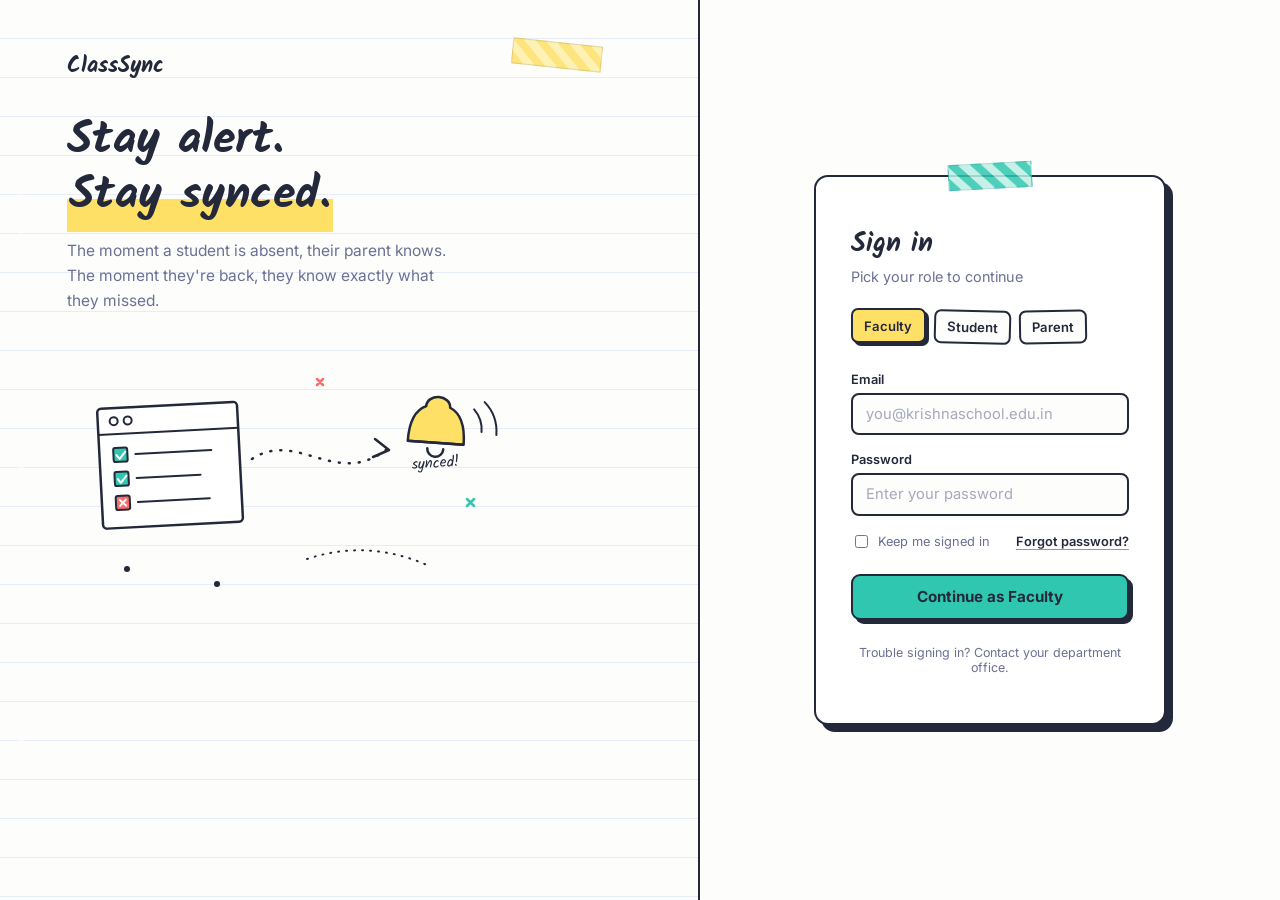
<file: ClassSync/index.html>
<!DOCTYPE html>
<html lang="en">
<head>
<meta charset="UTF-8">
<meta name="viewport" content="width=device-width, initial-scale=1.0">
<title>ClassSync — Login</title>
<link rel="preconnect" href="https://fonts.googleapis.com">
<link href="https://fonts.googleapis.com/css2?family=Kalam:wght@400;700&family=Inter:wght@400;500;600;700&display=swap" rel="stylesheet">
<link rel="stylesheet" href="css/style.css">
</head>
<body>

<div class="screen">

  <!-- LEFT: notebook panel -->
  <section class="notebook-panel">
    <div class="spiral" aria-hidden="true"></div>

    <div class="page-content">
      <div class="brand-mark">ClassSync</div>

      <div class="washi washi-1" aria-hidden="true"></div>

      <h1 class="headline">
        Stay alert.<br>
        <span class="highlight">Stay synced.</span>
      </h1>
      <p class="sub-copy">The moment a student is absent, their parent knows. The moment they're back, they know exactly what they missed.</p>

      <!-- signature: hand-drawn doodle illustration -->
      <svg class="doodle" viewBox="0 0 480 300" xmlns="http://www.w3.org/2000/svg" aria-hidden="true">

        <!-- notebook/checklist card -->
        <g transform="translate(30,70) rotate(-3)">
          <rect x="0" y="0" width="140" height="120" rx="4" fill="#FFFFFF" stroke="#23283B" stroke-width="2.5"/>
          <line x1="0" y1="26" x2="140" y2="26" stroke="#23283B" stroke-width="2"/>
          <circle cx="16" cy="13" r="4" fill="none" stroke="#23283B" stroke-width="2"/>
          <circle cx="30" cy="13" r="4" fill="none" stroke="#23283B" stroke-width="2"/>

          <rect x="14" y="40" width="14" height="14" rx="2" fill="#2FC7B0" stroke="#23283B" stroke-width="2"/>
          <path d="M 17 47 l 3 4 l 6 -7" stroke="#FFFFFF" stroke-width="2" fill="none" stroke-linecap="round" stroke-linejoin="round"/>
          <line x1="36" y1="47" x2="112" y2="47" stroke="#23283B" stroke-width="2" stroke-linecap="round"/>

          <rect x="14" y="64" width="14" height="14" rx="2" fill="#2FC7B0" stroke="#23283B" stroke-width="2"/>
          <path d="M 17 71 l 3 4 l 6 -7" stroke="#FFFFFF" stroke-width="2" fill="none" stroke-linecap="round" stroke-linejoin="round"/>
          <line x1="36" y1="71" x2="100" y2="71" stroke="#23283B" stroke-width="2" stroke-linecap="round"/>

          <rect x="14" y="88" width="14" height="14" rx="2" fill="#FF6B6B" stroke="#23283B" stroke-width="2"/>
          <line x1="18" y1="92" x2="24" y2="98" stroke="#FFFFFF" stroke-width="2" stroke-linecap="round"/>
          <line x1="24" y1="92" x2="18" y2="98" stroke="#FFFFFF" stroke-width="2" stroke-linecap="round"/>
          <line x1="36" y1="95" x2="108" y2="95" stroke="#23283B" stroke-width="2" stroke-linecap="round"/>
        </g>

        <!-- dashed hand-drawn arrow -->
        <path d="M 185 120 C 230 90, 270 150, 320 110" fill="none" stroke="#23283B" stroke-width="2.5" stroke-dasharray="1 9" stroke-linecap="round"/>
        <path d="M 308 100 L 322 111 L 306 118" fill="none" stroke="#23283B" stroke-width="2.5" stroke-linecap="round" stroke-linejoin="round"/>

        <!-- bell (parent alert) -->
        <g transform="translate(330,55) rotate(4)">
          <path d="M 30 10 C 30 4 36 0 42 0 C 48 0 54 4 54 10 C 68 16 70 34 70 46 L 14 46 C 14 34 16 16 30 10 Z"
                fill="#FFE066" stroke="#23283B" stroke-width="2.5" stroke-linejoin="round"/>
          <line x1="14" y1="46" x2="70" y2="46" stroke="#23283B" stroke-width="2.5"/>
          <path d="M 34 52 a 8 8 0 0 0 16 0" fill="none" stroke="#23283B" stroke-width="2.5" stroke-linecap="round"/>
          <path d="M 78 10 C 84 16 87 24 87 32" fill="none" stroke="#23283B" stroke-width="2" stroke-linecap="round"/>
          <path d="M 88 2 C 97 10 102 22 102 34" fill="none" stroke="#23283B" stroke-width="2" stroke-linecap="round"/>
        </g>

        <!-- scattered doodle marks -->
        <path d="M 250 40 l 6 6 m 0 -6 l -6 6" stroke="#FF6B6B" stroke-width="2.5" stroke-linecap="round"/>
        <path d="M 400 160 l 7 7 m 0 -7 l -7 7" stroke="#2FC7B0" stroke-width="2.5" stroke-linecap="round"/>
        <circle cx="60" cy="230" r="3" fill="#23283B"/>
        <circle cx="150" cy="245" r="3" fill="#23283B"/>
        <path d="M 240 220 q 60 -20 120 6" fill="none" stroke="#23283B" stroke-width="2" stroke-dasharray="1 7" stroke-linecap="round"/>

        <!-- handwritten label -->
        <text x="345" y="130" font-family="Kalam, cursive" font-size="15" fill="#23283B" transform="rotate(-4 345 130)">synced!</text>
      </svg>
    </div>
  </section>

  <!-- RIGHT: login panel -->
  <section class="login-panel">
    <div class="login-card">
      <div class="washi washi-2" aria-hidden="true"></div>

      <div class="login-head">
        <h2>Sign in</h2>
        <p>Pick your role to continue</p>
      </div>

      <div class="role-tabs" role="tablist" aria-label="Select role">
        <button type="button" class="role-tab tab-faculty is-active" role="tab" aria-selected="true" data-role="faculty">Faculty</button>
        <button type="button" class="role-tab tab-student" role="tab" aria-selected="false" data-role="student">Student</button>
        <button type="button" class="role-tab tab-parent" role="tab" aria-selected="false" data-role="parent">Parent</button>
      </div>

      <form id="loginForm" novalidate>
        <div class="field">
          <label for="email">Email</label>
          <input type="email" id="email" name="email" placeholder="you@krishnaschool.edu.in" required autocomplete="username">
        </div>

        <div class="field">
          <label for="password">Password</label>
          <input type="password" id="password" name="password" placeholder="Enter your password" required autocomplete="current-password">
        </div>

        <div class="field-row">
          <label class="remember">
            <input type="checkbox" id="remember" name="remember">
            <span>Keep me signed in</span>
          </label>
          <a href="#" class="forgot-link">Forgot password?</a>
        </div>

        <p class="form-error" id="formError" hidden>Enter both email and password to continue.</p>

        <button type="submit" class="submit-btn">
          Continue as <span id="roleLabel">Faculty</span>
        </button>
      </form>

      <p class="login-footnote">Trouble signing in? Contact your department office.</p>
    </div>
  </section>

</div>

<script src="js/script.js"></script>
</body>
</html>
</file>
<file: ClassSync/css/style.css>
:root {
  --paper: #FDFDFB;
  --grid-line: #E7ECF9;
  --ink: #23283B;
  --yellow: #FFE066;
  --coral: #FF6B6B;
  --mint: #2FC7B0;
  --muted: #6B7094;
  --card: #FFFFFF;

  --font-display: 'Kalam', cursive;
  --font-body: 'Inter', sans-serif;
}

* { box-sizing: border-box; }

html, body {
  margin: 0;
  padding: 0;
  min-height: 100vh;
  font-family: var(--font-body);
  background: var(--paper);
  color: var(--ink);
}

@media (prefers-reduced-motion: reduce) {
  * { animation: none !important; transition: none !important; }
}

.screen {
  display: flex;
  min-height: 100vh;
}

/* ---------- NOTEBOOK PANEL ---------- */

.notebook-panel {
  position: relative;
  flex: 1.15;
  padding: 3rem 3.5rem 2.4rem 4.2rem;
  background:
    repeating-linear-gradient(var(--paper) 0 38px, var(--grid-line) 38px 39px),
    var(--paper);
  border-right: 2px solid var(--ink);
  display: flex;
  flex-direction: column;
}

.spiral {
  position: absolute;
  left: 14px;
  top: 0;
  bottom: 0;
  width: 14px;
  background-image: radial-gradient(circle, var(--paper) 3px, transparent 3.5px),
                     radial-gradient(circle, var(--ink) 1.6px, transparent 2px);
  background-size: 100% 34px;
  background-position: 0 10px;
  opacity: 0.55;
}

.page-content {
  position: relative;
  flex: 1;
}

.brand-mark {
  font-family: var(--font-display);
  font-weight: 700;
  font-size: 1.4rem;
  color: var(--ink);
}

.washi {
  position: absolute;
  height: 26px;
  background: repeating-linear-gradient(45deg, var(--yellow) 0 8px, #FFF0A8 8px 16px);
  opacity: 0.85;
  border: 1px solid rgba(35,40,59,0.15);
}

.washi-1 {
  width: 90px;
  top: -6px;
  right: 40px;
  transform: rotate(6deg);
}

.washi-2 {
  width: 76px;
  top: -12px;
  left: 28px;
  transform: rotate(-5deg);
  background: repeating-linear-gradient(45deg, var(--mint) 0 8px, #BDEFE6 8px 16px);
}

.headline {
  font-family: var(--font-display);
  font-weight: 700;
  font-size: clamp(2.1rem, 3.6vw, 2.9rem);
  line-height: 1.2;
  margin: 1.8rem 0 1rem 0;
  color: var(--ink);
}

.headline .highlight {
  background: linear-gradient(180deg, transparent 55%, var(--yellow) 55%);
  padding: 0 2px;
}

.sub-copy {
  font-size: 0.97rem;
  line-height: 1.6;
  color: var(--muted);
  max-width: 24rem;
  margin: 0 0 1.6rem 0;
}

.doodle {
  width: 100%;
  max-width: 30rem;
  display: block;
}

.footnote {
  position: relative;
  font-size: 0.78rem;
  color: var(--muted);
  margin: 1.5rem 0 0 0;
}

/* ---------- LOGIN PANEL ---------- */

.login-panel {
  flex: 1;
  display: flex;
  align-items: center;
  justify-content: center;
  padding: 2.5rem;
  background: var(--paper);
}

.login-card {
  position: relative;
  width: 100%;
  max-width: 22rem;
  background: var(--card);
  border: 2.5px solid var(--ink);
  border-radius: 14px;
  padding: 2.4rem 2.2rem 2.2rem;
  box-shadow: 7px 7px 0 var(--ink);
}

.login-card .washi {
  top: -14px;
  left: 50%;
  transform: translateX(-50%) rotate(-3deg);
  width: 84px;
}

.login-head h2 {
  font-family: var(--font-display);
  font-weight: 700;
  font-size: 1.7rem;
  margin: 0.4rem 0 0.2rem 0;
  color: var(--ink);
}

.login-head p {
  margin: 0 0 1.6rem 0;
  color: var(--muted);
  font-size: 0.9rem;
}

/* role tabs — sticky-note style */
.role-tabs {
  display: flex;
  gap: 0.5rem;
  margin-bottom: 1.7rem;
}

.role-tab {
  font-family: var(--font-body);
  font-size: 0.82rem;
  font-weight: 600;
  color: var(--ink);
  background: var(--paper);
  border: 2px solid var(--ink);
  border-radius: 7px;
  padding: 0.45rem 0.7rem;
  cursor: pointer;
  transition: transform 0.12s ease, box-shadow 0.12s ease;
}

.tab-faculty { transform: rotate(-2deg); }
.tab-student { transform: rotate(1.5deg); }
.tab-parent  { transform: rotate(-1deg); }

.role-tab:hover { transform: translateY(-2px) rotate(0deg); }

.role-tab.is-active {
  background: var(--yellow);
  box-shadow: 3px 3px 0 var(--ink);
  transform: translateY(-2px) rotate(0deg);
}

.role-tab:focus-visible,
.submit-btn:focus-visible,
input:focus-visible,
.forgot-link:focus-visible {
  outline: 2px solid var(--mint);
  outline-offset: 2px;
}

/* form fields */
.field {
  margin-bottom: 1.05rem;
}

.field label {
  display: block;
  font-size: 0.8rem;
  font-weight: 600;
  color: var(--ink);
  margin-bottom: 0.35rem;
}

.field input {
  width: 100%;
  background: var(--paper);
  border: 2px solid var(--ink);
  border-radius: 8px;
  padding: 0.65rem 0.8rem;
  font-family: var(--font-body);
  font-size: 0.92rem;
  color: var(--ink);
}

.field input::placeholder { color: #A6A9BE; }

.field input:focus {
  background: #FFFDF3;
}

.field-row {
  display: flex;
  align-items: center;
  justify-content: space-between;
  margin-bottom: 1.4rem;
}

.remember {
  display: flex;
  align-items: center;
  gap: 0.4rem;
  font-size: 0.8rem;
  color: var(--muted);
  cursor: pointer;
}

.remember input { accent-color: var(--mint); }

.forgot-link {
  font-size: 0.8rem;
  color: var(--ink);
  font-weight: 600;
  text-decoration: underline;
  text-decoration-color: var(--mint);
  text-underline-offset: 3px;
}

.form-error {
  color: var(--coral);
  font-size: 0.8rem;
  font-weight: 600;
  margin: -0.7rem 0 1rem 0;
}

.submit-btn {
  width: 100%;
  background: var(--mint);
  color: var(--ink);
  border: 2.5px solid var(--ink);
  border-radius: 9px;
  padding: 0.72rem 0;
  font-family: var(--font-body);
  font-weight: 700;
  font-size: 0.95rem;
  cursor: pointer;
  box-shadow: 4px 4px 0 var(--ink);
  transition: transform 0.1s ease, box-shadow 0.1s ease;
}

.submit-btn:hover {
  transform: translate(-2px, -2px);
  box-shadow: 6px 6px 0 var(--ink);
}

.submit-btn:active {
  transform: translate(2px, 2px);
  box-shadow: 1px 1px 0 var(--ink);
}

.login-footnote {
  text-align: center;
  font-size: 0.78rem;
  color: var(--muted);
  margin-top: 1.6rem;
}

/* ---------- RESPONSIVE ---------- */

@media (max-width: 860px) {
  .screen {
    flex-direction: column;
  }
  .notebook-panel {
    flex: none;
    padding: 2rem 1.6rem 1.6rem 2.4rem;
    border-right: none;
    border-bottom: 2px solid var(--ink);
  }
  .spiral { display: none; }
  .headline { font-size: 1.9rem; margin-top: 1.4rem; }
  .doodle { max-width: 20rem; margin: 1rem auto 0 auto; }
  .login-panel { flex: none; padding: 2.4rem 1.4rem 3rem; }
}

@media (max-width: 420px) {
  .sub-copy { font-size: 0.9rem; }
  .doodle { max-width: 16rem; }
  .login-card { padding: 2.1rem 1.5rem 1.9rem; }
}
</file>
